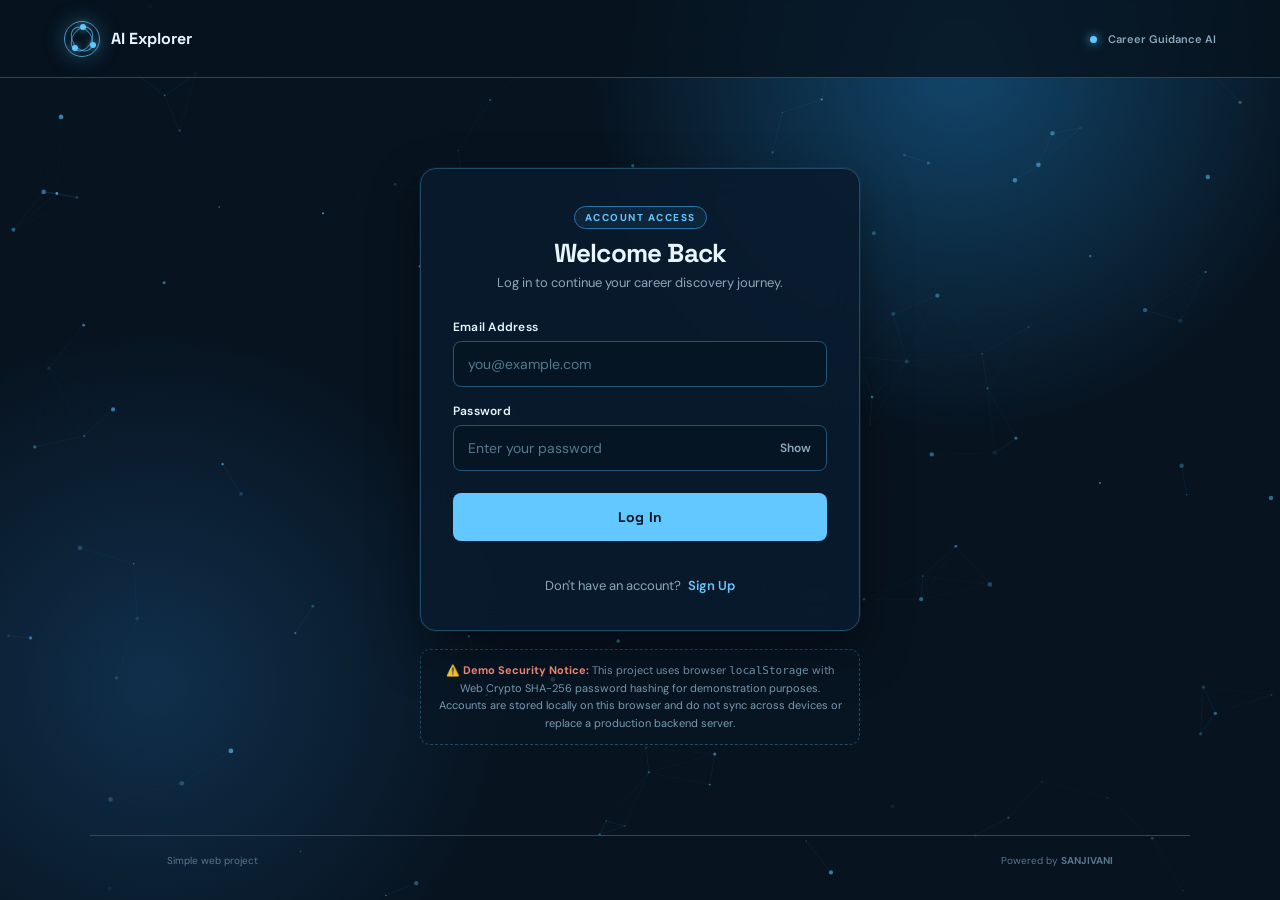
<file: login.html>
<!doctype html>
<html lang="en">
<head>
  <meta charset="UTF-8" />
  <meta name="viewport" content="width=device-width, initial-scale=1.0" />
  <title>Login - AI Explorer</title>
  <link rel="preconnect" href="https://fonts.googleapis.com" />
  <link rel="preconnect" href="https://fonts.gstatic.com" crossorigin />
  <link href="https://fonts.googleapis.com/css2?family=DM+Sans:wght@400;500;600;700&family=Space+Grotesk:wght@500;600;700&display=swap" rel="stylesheet" />
  <link rel="stylesheet" href="style.css" />
</head>
<body>
  <canvas id="particle-canvas" aria-hidden="true"></canvas>

  <header class="topbar">
    <a class="brand" href="login.html" aria-label="AI Explorer home">
      <span class="brand-mark" aria-hidden="true"><i></i><b></b><em></em></span>
      <span>AI Explorer</span>
    </a>
    <span class="api-status"><span class="status-dot"></span> Career Guidance AI</span>
  </header>

  <main class="auth-container">
    <div class="auth-card">
      <div class="auth-header">
        <span class="auth-badge">Account Access</span>
        <h1 class="auth-title">Welcome Back</h1>
        <p class="auth-subtitle">Log in to continue your career discovery journey.</p>
      </div>

      <div id="auth-alert" class="auth-message" role="alert" aria-live="polite"></div>

      <form id="login-form" class="auth-form" novalidate>
        <div class="form-group">
          <label class="form-label" for="email">Email Address</label>
          <div class="input-wrapper">
            <input
              id="email"
              class="auth-input"
              type="email"
              placeholder="you@example.com"
              autocomplete="email"
              required
            />
          </div>
        </div>

        <div class="form-group">
          <label class="form-label" for="password">Password</label>
          <div class="input-wrapper has-toggle">
            <input
              id="password"
              class="auth-input"
              type="password"
              placeholder="Enter your password"
              autocomplete="current-password"
              required
            />
            <button
              id="toggle-password"
              class="password-toggle-btn"
              type="button"
              aria-label="Show password"
            >Show</button>
          </div>
        </div>

        <button id="login-submit" class="auth-submit-btn" type="submit">
          <span>Log In</span>
        </button>

        <div class="auth-links">
          <span>Don't have an account?</span>
          <a href="signup.html">Sign Up</a>
        </div>
      </form>
    </div>

    <aside class="demo-notice">
      <strong>⚠️ Demo Security Notice:</strong> This project uses browser <code>localStorage</code> with Web Crypto SHA-256 password hashing for demonstration purposes. Accounts are stored locally on this browser and do not sync across devices or replace a production backend server.
    </aside>
  </main>

  <footer>
    <span>Simple web project</span>
    <span>Powered by <strong>SANJIVANI</strong></span>
  </footer>

  <script src="auth.js"></script>
  <script>
    // If the user already has an active session, go directly to the chat explorer
    redirectIfAuthenticated();

    // Initialize the starfield particles
    initBackgroundParticles();

    const loginForm = document.getElementById("login-form");
    const emailInput = document.getElementById("email");
    const passwordInput = document.getElementById("password");
    const togglePasswordBtn = document.getElementById("toggle-password");
    const submitBtn = document.getElementById("login-submit");
    const alertBox = document.getElementById("auth-alert");

    // Toggle password visibility
    togglePasswordBtn.addEventListener("click", () => {
      const isPassword = passwordInput.type === "password";
      passwordInput.type = isPassword ? "text" : "password";
      togglePasswordBtn.textContent = isPassword ? "Hide" : "Show";
      togglePasswordBtn.setAttribute("aria-label", isPassword ? "Hide password" : "Show password");
    });

    // Helper to display error or success messages
    function showMessage(type, message) {
      alertBox.className = "auth-message " + type;
      alertBox.textContent = message;
    }

    // Helper to clear messages
    function clearMessage() {
      alertBox.className = "auth-message";
      alertBox.textContent = "";
    }

    // Check if user was just redirected from signup
    const urlParams = new URLSearchParams(window.location.search);
    if (urlParams.get("registered") === "true") {
      showMessage("success", "Account created successfully! Please log in with your credentials.");
      const registeredEmail = urlParams.get("email");
      if (registeredEmail) {
        emailInput.value = registeredEmail;
        passwordInput.focus();
      }
    }

    // Handle login form submission
    loginForm.addEventListener("submit", async (event) => {
      event.preventDefault();
      clearMessage();

      const email = emailInput.value.trim();
      const password = passwordInput.value;

      if (!email) {
        showMessage("error", "Please enter your email address.");
        emailInput.focus();
        return;
      }

      if (!password) {
        showMessage("error", "Please enter your password.");
        passwordInput.focus();
        return;
      }

      submitBtn.disabled = true;
      submitBtn.innerHTML = "<span>Checking...</span>";

      try {
        const result = await loginUser(email, password);
        if (result.success) {
          showMessage("success", result.message);
          submitBtn.innerHTML = "<span>Success! Redirecting...</span>";
          window.setTimeout(() => {
            window.location.href = "index.html";
          }, 600);
        } else {
          showMessage("error", result.message);
          submitBtn.disabled = false;
          submitBtn.innerHTML = "<span>Log In</span>";
          passwordInput.focus();
        }
      } catch (err) {
        showMessage("error", "An unexpected error occurred during login. Please try again.");
        submitBtn.disabled = false;
        submitBtn.innerHTML = "<span>Log In</span>";
      }
    });
  </script>
</body>
</html>
</file>
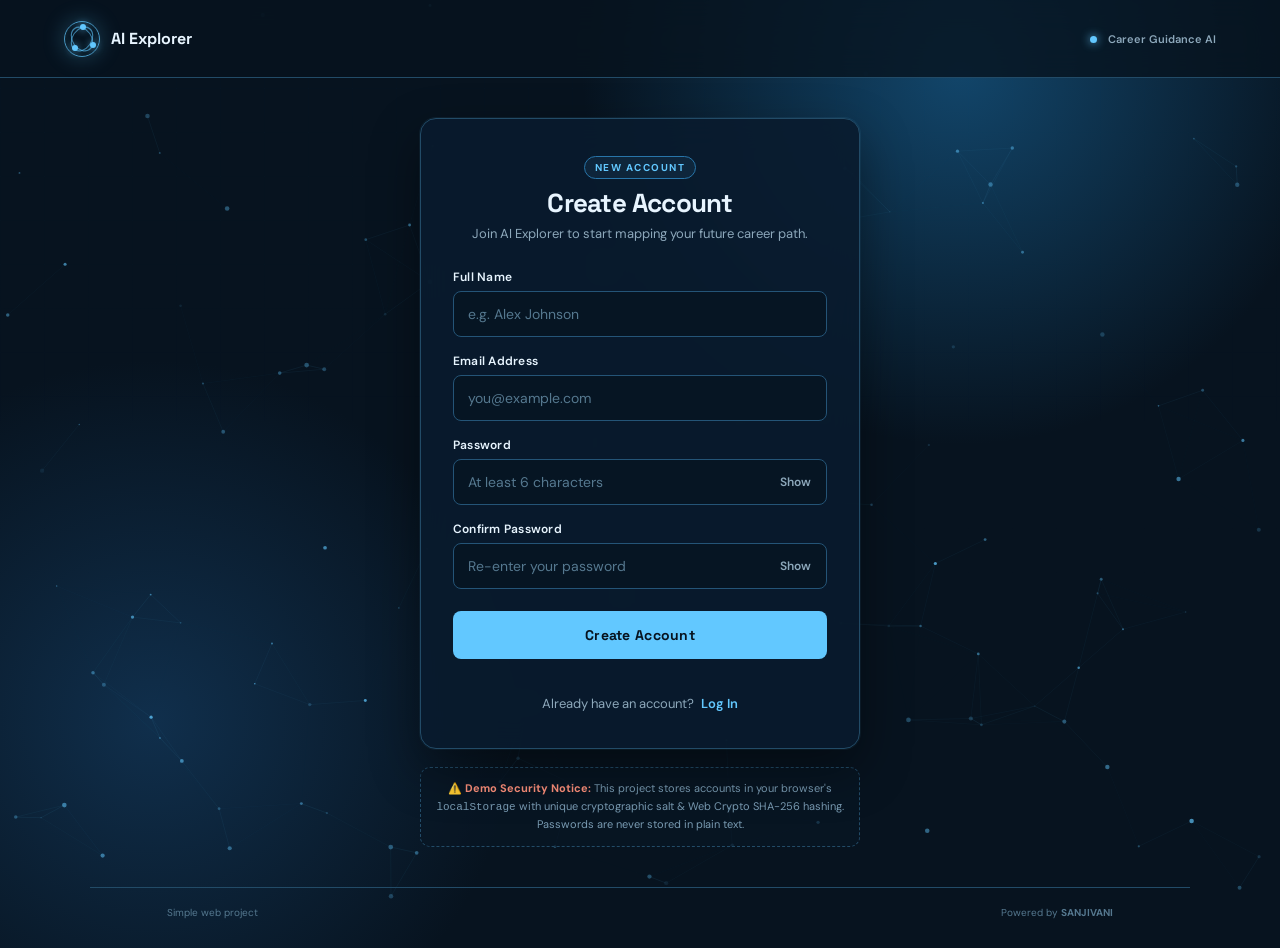
<file: signup.html>
<!doctype html>
<html lang="en">
<head>
  <meta charset="UTF-8" />
  <meta name="viewport" content="width=device-width, initial-scale=1.0" />
  <title>Sign Up - AI Explorer</title>
  <link rel="preconnect" href="https://fonts.googleapis.com" />
  <link rel="preconnect" href="https://fonts.gstatic.com" crossorigin />
  <link href="https://fonts.googleapis.com/css2?family=DM+Sans:wght@400;500;600;700&family=Space+Grotesk:wght@500;600;700&display=swap" rel="stylesheet" />
  <link rel="stylesheet" href="style.css" />
</head>
<body>
  <canvas id="particle-canvas" aria-hidden="true"></canvas>

  <header class="topbar">
    <a class="brand" href="login.html" aria-label="AI Explorer home">
      <span class="brand-mark" aria-hidden="true"><i></i><b></b><em></em></span>
      <span>AI Explorer</span>
    </a>
    <span class="api-status"><span class="status-dot"></span> Career Guidance AI</span>
  </header>

  <main class="auth-container">
    <div class="auth-card">
      <div class="auth-header">
        <span class="auth-badge">New Account</span>
        <h1 class="auth-title">Create Account</h1>
        <p class="auth-subtitle">Join AI Explorer to start mapping your future career path.</p>
      </div>

      <div id="auth-alert" class="auth-message" role="alert" aria-live="polite"></div>

      <form id="signup-form" class="auth-form" novalidate>
        <div class="form-group">
          <label class="form-label" for="fullname">Full Name</label>
          <div class="input-wrapper">
            <input
              id="fullname"
              class="auth-input"
              type="text"
              placeholder="e.g. Alex Johnson"
              autocomplete="name"
              required
            />
          </div>
        </div>

        <div class="form-group">
          <label class="form-label" for="email">Email Address</label>
          <div class="input-wrapper">
            <input
              id="email"
              class="auth-input"
              type="email"
              placeholder="you@example.com"
              autocomplete="email"
              required
            />
          </div>
        </div>

        <div class="form-group">
          <label class="form-label" for="password">Password</label>
          <div class="input-wrapper has-toggle">
            <input
              id="password"
              class="auth-input"
              type="password"
              placeholder="At least 6 characters"
              autocomplete="new-password"
              required
            />
            <button
              id="toggle-password"
              class="password-toggle-btn"
              type="button"
              aria-label="Show password"
            >Show</button>
          </div>
        </div>

        <div class="form-group">
          <label class="form-label" for="confirm-password">Confirm Password</label>
          <div class="input-wrapper has-toggle">
            <input
              id="confirm-password"
              class="auth-input"
              type="password"
              placeholder="Re-enter your password"
              autocomplete="new-password"
              required
            />
            <button
              id="toggle-confirm-password"
              class="password-toggle-btn"
              type="button"
              aria-label="Show confirm password"
            >Show</button>
          </div>
        </div>

        <button id="signup-submit" class="auth-submit-btn" type="submit">
          <span>Create Account</span>
        </button>

        <div class="auth-links">
          <span>Already have an account?</span>
          <a href="login.html">Log In</a>
        </div>
      </form>
    </div>

    <aside class="demo-notice">
      <strong>⚠️ Demo Security Notice:</strong> This project stores accounts in your browser's <code>localStorage</code> with unique cryptographic salt & Web Crypto SHA-256 hashing. Passwords are never stored in plain text.
    </aside>
  </main>

  <footer>
    <span>Simple web project</span>
    <span>Powered by <strong>SANJIVANI</strong></span>
  </footer>

  <script src="auth.js"></script>
  <script>
    // If the user already has an active session, go directly to the chat explorer
    redirectIfAuthenticated();

    // Initialize the starfield particles
    initBackgroundParticles();

    const signupForm = document.getElementById("signup-form");
    const nameInput = document.getElementById("fullname");
    const emailInput = document.getElementById("email");
    const passwordInput = document.getElementById("password");
    const confirmPasswordInput = document.getElementById("confirm-password");
    const togglePasswordBtn = document.getElementById("toggle-password");
    const toggleConfirmBtn = document.getElementById("toggle-confirm-password");
    const submitBtn = document.getElementById("signup-submit");
    const alertBox = document.getElementById("auth-alert");

    // Toggle password visibility
    togglePasswordBtn.addEventListener("click", () => {
      const isPassword = passwordInput.type === "password";
      passwordInput.type = isPassword ? "text" : "password";
      togglePasswordBtn.textContent = isPassword ? "Hide" : "Show";
      togglePasswordBtn.setAttribute("aria-label", isPassword ? "Hide password" : "Show password");
    });

    // Toggle confirm password visibility
    toggleConfirmBtn.addEventListener("click", () => {
      const isPassword = confirmPasswordInput.type === "password";
      confirmPasswordInput.type = isPassword ? "text" : "password";
      toggleConfirmBtn.textContent = isPassword ? "Hide" : "Show";
      toggleConfirmBtn.setAttribute("aria-label", isPassword ? "Hide confirm password" : "Show confirm password");
    });

    // Display error or success messages
    function showMessage(type, message) {
      alertBox.className = "auth-message " + type;
      alertBox.textContent = message;
    }

    // Clear messages
    function clearMessage() {
      alertBox.className = "auth-message";
      alertBox.textContent = "";
    }

    // Handle signup form submission
    signupForm.addEventListener("submit", async (event) => {
      event.preventDefault();
      clearMessage();

      const name = nameInput.value.trim();
      const email = emailInput.value.trim();
      const password = passwordInput.value;
      const confirmPassword = confirmPasswordInput.value;

      // Basic client validations
      if (!name) {
        showMessage("error", "Please enter your full name.");
        nameInput.focus();
        return;
      }

      if (!email) {
        showMessage("error", "Please enter your email address.");
        emailInput.focus();
        return;
      }

      if (!isValidEmail(email)) {
        showMessage("error", "Please enter a valid email address (e.g. name@example.com).");
        emailInput.focus();
        return;
      }

      if (!password) {
        showMessage("error", "Please create a password.");
        passwordInput.focus();
        return;
      }

      if (password.length < 6) {
        showMessage("error", "Password must be at least 6 characters long.");
        passwordInput.focus();
        return;
      }

      if (password !== confirmPassword) {
        showMessage("error", "Passwords do not match. Please ensure both passwords are identical.");
        confirmPasswordInput.focus();
        return;
      }

      submitBtn.disabled = true;
      submitBtn.innerHTML = "<span>Creating Account...</span>";

      try {
        const result = await registerUser({
          name: name,
          email: email,
          password: password,
          confirmPassword: confirmPassword
        });

        if (result.success) {
          showMessage("success", result.message);
          submitBtn.innerHTML = "<span>Account Created!</span>";
          // Redirect to login page after a brief moment with pre-filled email
          window.setTimeout(() => {
            const redirectUrl = "login.html?registered=true&email=" + encodeURIComponent(email);
            window.location.href = redirectUrl;
          }, 1200);
        } else {
          showMessage("error", result.message);
          submitBtn.disabled = false;
          submitBtn.innerHTML = "<span>Create Account</span>";
        }
      } catch (err) {
        showMessage("error", "An error occurred while creating your account. Please try again.");
        submitBtn.disabled = false;
        submitBtn.innerHTML = "<span>Create Account</span>";
      }
    });
  </script>
</body>
</html>
</file>
<file: style.css>
:root {
  --ink: #e8f5ff;
  --muted: #8da8bb;
  --paper: #07131f;
  --panel: #0b2030;
  --blue: #62c8ff;
  --coral: #ff917c;
  --line: #224b67;
  --white: #f5fbff;
}
* { box-sizing: border-box; }
html { min-height: 100%; background: var(--paper); }
body { position: relative; min-height: 100vh; margin: 0; color: var(--ink); background: radial-gradient(circle at 75% 7%, #12466b 0, transparent 29%), radial-gradient(circle at 12% 76%, #102f4c 0, transparent 27%), var(--paper); font-family: "DM Sans", sans-serif; }
#particle-canvas { position: fixed; inset: 0; z-index: 0; width: 100%; height: 100%; pointer-events: none; }
body::before { position: fixed; inset: 0; z-index: 0; opacity: .24; background-image: linear-gradient(#62c8ff0a 1px, transparent 1px), linear-gradient(90deg, #62c8ff0a 1px, transparent 1px); background-size: 44px 44px; content: ""; mask-image: linear-gradient(to bottom, black, transparent 85%); }
button, input { font: inherit; }
button, a { -webkit-tap-highlight-color: transparent; }
.topbar { position: relative; z-index: 1; height: 78px; padding: 0 5vw; display: flex; justify-content: space-between; align-items: center; border-bottom: 1px solid var(--line); background: #07131fcc; backdrop-filter: blur(16px); }
.menu-button { display: none; border: 0; color: var(--ink); background: none; cursor: pointer; font-size: 22px; }
.brand { color: var(--ink); display: flex; gap: 11px; align-items: center; font-family: "Space Grotesk", sans-serif; font-size: 16px; font-weight: 700; text-decoration: none; }
.brand-mark { position: relative; width: 36px; height: 36px; display: block; border: 1px solid #62c8ffbb; border-radius: 50%; box-shadow: 0 0 22px #62c8ff44, inset 0 0 12px #62c8ff22; animation: pulse 3s ease-in-out infinite; }
.brand-mark::before, .brand-mark::after { position: absolute; inset: 7px; border: 1px solid #62c8ff99; border-radius: 50%; content: ""; transform: rotate(55deg) scaleX(1.35); }
.brand-mark::after { transform: rotate(-55deg) scaleX(1.35); }
.brand-mark i, .brand-mark b, .brand-mark em { position: absolute; z-index: 1; width: 6px; height: 6px; display: block; border-radius: 50%; background: var(--blue); box-shadow: 0 0 9px var(--blue); }
.brand-mark i { top: 2px; left: 15px; }
.brand-mark b { right: 3px; bottom: 8px; }
.brand-mark em { bottom: 5px; left: 7px; }
.api-status { color: var(--muted); font-size: 11px; font-weight: 600; }
.status-dot { width: 7px; height: 7px; display: inline-block; margin-right: 8px; background: var(--blue); border-radius: 50%; box-shadow: 0 0 10px var(--blue); }
.app-layout { position: relative; z-index: 1; display: flex; min-height: calc(100vh - 78px); }
.history-panel { width: 250px; flex: 0 0 250px; padding: 25px 16px; border-right: 1px solid var(--line); background: #091b2ecc; backdrop-filter: blur(14px); }
.new-chat-button { width: 100%; padding: 12px 14px; display: flex; align-items: center; gap: 8px; border: 1px solid #2875a9; border-radius: 8px; color: var(--blue); background: #62c8ff0d; cursor: pointer; font-size: 13px; font-weight: 700; transition: .2s; }
.new-chat-button:hover { background: #62c8ff1c; box-shadow: 0 0 18px #62c8ff1c; }
.new-chat-button span { font-size: 19px; font-weight: 400; }
.history-title { margin: 31px 8px 10px; color: #658aa4; font-size: 10px; font-weight: 700; letter-spacing: .16em; text-transform: uppercase; }
.history-item { display: flex; align-items: center; margin-bottom: 4px; }
.history-item > button:first-child { min-width: 0; flex: 1; padding: 11px 9px; overflow: hidden; border: 0; border-radius: 7px; color: var(--muted); background: transparent; cursor: pointer; font-size: 12px; text-align: left; text-overflow: ellipsis; white-space: nowrap; }
.history-item.active > button:first-child, .history-item > button:first-child:hover { color: var(--ink); background: #62c8ff18; font-weight: 700; }
.delete-chat { width: 28px; height: 32px; border: 0; color: var(--muted); background: transparent; cursor: pointer; font-size: 17px; opacity: 0; }
.history-item:hover .delete-chat, .history-item.active .delete-chat { opacity: 1; }
.delete-chat:hover { color: var(--coral); }
.shell { min-width: 0; flex: 1; max-width: 1100px; margin: auto; padding: 68px 6vw 48px; }
.chat-section { max-width: 860px; margin: auto; }
.section-heading { display: flex; align-items: end; justify-content: space-between; gap: 24px; }
.eyebrow { margin: 0 0 16px; color: var(--blue); font-size: 10px; font-weight: 700; letter-spacing: .2em; text-transform: uppercase; }
h1 { margin: 0; font-family: "Space Grotesk", sans-serif; font-size: clamp(46px, 6.8vw, 82px); line-height: .95; letter-spacing: -.06em; }
h1 em { color: var(--coral); font-style: normal; text-shadow: 0 0 26px #ff917c33; }
.clear-button { padding: 9px 13px; border: 1px solid var(--line); border-radius: 6px; color: var(--muted); background: transparent; cursor: pointer; font-size: 11px; font-weight: 700; }
.clear-button:hover { color: var(--coral); border-color: var(--coral); }
.hero-copy { max-width: 560px; margin: 25px 0 31px; color: var(--muted); font-size: 15px; line-height: 1.7; }
.chat-window { min-height: 260px; max-height: 460px; margin: 32px 0 13px; padding: 8px 14px 8px 0; overflow-y: auto; scrollbar-color: #2b678a transparent; }
.message { max-width: 78%; margin: 0 0 20px; padding: 16px 19px; border: 1px solid #285777; border-left: 3px solid var(--blue); border-radius: 4px 13px 13px 4px; background: #102b40dd; box-shadow: 0 8px 28px #00000022; animation: rise .35s ease both; backdrop-filter: blur(7px); }
.message.user { margin-left: auto; border: 1px solid #714438; border-left: 1px solid #714438; border-right: 3px solid var(--coral); border-radius: 13px 4px 4px 13px; background: #301f24cc; }
.message-label { display: block; margin-bottom: 8px; color: var(--blue); font-size: 9px; font-weight: 700; letter-spacing: .16em; text-transform: uppercase; }
.message.user .message-label { color: var(--coral); text-align: right; }
.message p { margin: 0; color: var(--ink); font-size: 14px; line-height: 1.7; white-space: pre-wrap; }
.answer-text { display: block; white-space: pre-wrap; }
.answer-heading { display: block; margin: 14px 0 8px; color: var(--blue); font-family: "Space Grotesk", sans-serif; font-size: 16px; }
.code-block { position: relative; max-width: 100%; margin: 16px 0; padding: 17px; overflow-x: auto; border: 1px solid #2b6792; border-radius: 8px; background: #06131e; box-shadow: inset 0 0 24px #62c8ff08; }
.code-block code { color: #c4e9ff; font-family: "Courier New", monospace; font-size: 12px; line-height: 1.65; white-space: pre; }
.code-block code::before { display: block; margin-bottom: 9px; color: var(--coral); content: attr(data-language); font-family: "DM Sans", sans-serif; font-size: 9px; font-weight: 700; letter-spacing: .16em; text-transform: uppercase; }
.copy-code-button { position: absolute; top: 10px; right: 10px; padding: 5px 9px; border: 1px solid #32668c; border-radius: 5px; color: var(--muted); background: #62c8ff0d; cursor: pointer; font-size: 10px; font-weight: 700; }
.copy-code-button:hover, .copy-code-button.copied { color: var(--paper); border-color: var(--blue); background: var(--blue); }
.message .mermaid { max-width: 100%; margin: 16px 0 5px; padding: 13px; overflow-x: auto; border: 1px solid #286493; border-radius: 8px; background: #071b2bd9; }
.message .mermaid svg { max-width: 100%; height: auto; }
.generated-image { display: block; width: min(100%, 620px); margin: 4px 0 22px 3px; border: 1px solid #286493; border-radius: 12px; box-shadow: 0 12px 35px #00000033; animation: rise .45s ease both; }
.image-error { margin: 4px 0 22px 3px; padding: 13px 15px; border: 1px solid #714438; border-radius: 8px; color: #ffb3a4; background: #301f24cc; font-size: 12px; }
.typing-indicator { height: 20px; margin: 0 0 13px; color: var(--muted); font-size: 11px; }
.typing-indicator span { width: 5px; height: 5px; display: inline-block; margin-right: 4px; background: var(--blue); border-radius: 50%; animation: blink 1s infinite; }
.typing-indicator span:nth-child(2) { animation-delay: .15s; }
.typing-indicator span:nth-child(3) { animation-delay: .3s; }
.search-form { max-width: 760px; height: 66px; padding: 7px 8px 7px 20px; display: flex; align-items: center; gap: 13px; border: 1px solid #326a91; border-radius: 11px; background: #0c202ee8; box-shadow: 0 0 0 1px #62c8ff08, 0 14px 40px #0000002e; transition: .2s; backdrop-filter: blur(7px); }
.search-form:focus-within { border-color: var(--blue); box-shadow: 0 0 0 3px #62c8ff16, 0 14px 40px #0000002e; }
.search-icon { color: var(--blue); font-size: 28px; line-height: 1; transform: rotate(-20deg); }
.search-form input { min-width: 0; flex: 1; border: 0; outline: 0; color: var(--ink); background: transparent; font-size: 14px; }
.search-form input::placeholder { color: #63829a; }
.search-form button { height: 50px; padding: 0 19px; border: 0; border-radius: 7px; color: var(--paper); background: var(--blue); cursor: pointer; font-size: 13px; font-weight: 700; transition: .2s; }
.search-form button:hover { box-shadow: 0 0 22px #62c8ff55; transform: translateY(-2px); }
.search-form button span { margin-left: 9px; font-size: 18px; }
.quick-searches { display: flex; flex-wrap: wrap; align-items: center; gap: 10px; margin-top: 15px; color: #63829a; font-size: 11px; }
.quick-searches button { padding: 5px 9px; border: 1px solid #245477; border-radius: 20px; color: var(--muted); background: #62c8ff08; cursor: pointer; font-size: 11px; transition: .2s; }
.quick-searches button:hover { color: var(--blue); border-color: var(--blue); background: #62c8ff14; }

/* Topbar User Controls */
.topbar-actions { display: flex; align-items: center; gap: 14px; }
.user-badge { display: flex; align-items: center; gap: 8px; padding: 6px 12px; border: 1px solid var(--line); border-radius: 20px; background: #0b2030aa; font-size: 12px; font-weight: 500; color: var(--ink); }
.user-avatar { display: inline-flex; align-items: center; justify-content: center; width: 22px; height: 22px; border-radius: 50%; background: #62c8ff22; color: var(--blue); font-size: 11px; }
.logout-button { padding: 6px 14px; border: 1px solid #714438; border-radius: 6px; color: #ffb3a4; background: #301f2488; cursor: pointer; font-size: 12px; font-weight: 600; transition: all 0.2s ease; }
.logout-button:hover { background: #ff917c22; border-color: var(--coral); color: var(--coral); box-shadow: 0 0 12px #ff917c22; }

/* Auth Layout & Form Styles */
.auth-container { position: relative; z-index: 1; display: flex; flex-direction: column; align-items: center; justify-content: center; min-height: calc(100vh - 78px - 65px); padding: 40px 20px; }
.auth-card { width: 100%; max-width: 440px; padding: 36px 32px; border: 1px solid var(--line); border-radius: 16px; background: #091b2ee6; box-shadow: 0 20px 50px rgba(0, 0, 0, 0.4), 0 0 0 1px rgba(98, 200, 255, 0.08); backdrop-filter: blur(16px); animation: rise 0.4s ease both; }
.auth-header { text-align: center; margin-bottom: 26px; }
.auth-badge { display: inline-block; padding: 4px 10px; margin-bottom: 12px; border: 1px solid #2875a9; border-radius: 20px; color: var(--blue); background: #62c8ff12; font-size: 10px; font-weight: 700; letter-spacing: 0.15em; text-transform: uppercase; }
.auth-title { margin: 0 0 8px; font-family: "Space Grotesk", sans-serif; font-size: 26px; font-weight: 700; color: var(--ink); letter-spacing: -0.03em; }
.auth-subtitle { margin: 0; color: var(--muted); font-size: 13px; line-height: 1.5; }
.auth-form { display: flex; flex-direction: column; gap: 16px; }
.form-group { display: flex; flex-direction: column; gap: 6px; }
.form-label { font-size: 12px; font-weight: 600; color: var(--ink); letter-spacing: 0.02em; }
.input-wrapper { position: relative; display: flex; align-items: center; }
.auth-input { width: 100%; height: 46px; padding: 0 14px; border: 1px solid #245477; border-radius: 8px; background: #061523; color: var(--ink); font-size: 14px; transition: all 0.2s ease; outline: none; }
.input-wrapper.has-toggle .auth-input { padding-right: 56px; }
.auth-input:focus { border-color: var(--blue); box-shadow: 0 0 0 3px #62c8ff22; background: #081a2c; }
.auth-input::placeholder { color: #55788f; }
.password-toggle-btn { position: absolute; right: 6px; top: 50%; transform: translateY(-50%); height: 34px; padding: 0 10px; border: 0; border-radius: 6px; background: transparent; color: var(--muted); cursor: pointer; font-size: 12px; font-weight: 600; display: inline-flex; align-items: center; justify-content: center; transition: all 0.2s ease; }
.password-toggle-btn:hover { color: var(--blue); background: #62c8ff12; }
.auth-submit-btn { width: 100%; height: 48px; margin-top: 6px; border: 0; border-radius: 8px; background: var(--blue); color: var(--paper); cursor: pointer; font-family: "Space Grotesk", sans-serif; font-size: 14px; font-weight: 700; letter-spacing: 0.02em; transition: all 0.2s ease; display: inline-flex; align-items: center; justify-content: center; gap: 8px; }
.auth-submit-btn:hover { box-shadow: 0 0 22px #62c8ff66; transform: translateY(-1px); }
.auth-submit-btn:active { transform: translateY(0); }
.auth-submit-btn:disabled { opacity: 0.6; cursor: not-allowed; transform: none; }
.auth-links { margin-top: 20px; text-align: center; font-size: 13px; color: var(--muted); }
.auth-links a { color: var(--blue); text-decoration: none; font-weight: 600; margin-left: 4px; transition: color 0.2s; }
.auth-links a:hover { color: var(--white); text-decoration: underline; }
.auth-message { padding: 12px 14px; margin-bottom: 16px; border-radius: 8px; font-size: 13px; line-height: 1.5; display: none; animation: rise 0.25s ease both; }
.auth-message.error { display: block; border: 1px solid #714438; background: #301f24dd; color: #ffb3a4; }
.auth-message.success { display: block; border: 1px solid #1a6b57; background: #0d2d25dd; color: #7ce8c9; }
.demo-notice { max-width: 440px; width: 100%; margin-top: 18px; padding: 12px 15px; border: 1px dashed #224b67; border-radius: 10px; background: #081726a0; color: #7a9cb3; font-size: 11px; line-height: 1.6; text-align: center; }
.demo-notice strong { color: var(--coral); }

footer { position: relative; z-index: 1; max-width: 1100px; padding: 18px 6vw 30px; margin: auto; display: flex; justify-content: space-between; color: #55788f; border-top: 1px solid var(--line); font-size: 10px; }
.sr-only { position: absolute; width: 1px; height: 1px; padding: 0; overflow: hidden; clip: rect(0, 0, 0, 0); white-space: nowrap; border: 0; }
@keyframes rise { from { opacity: 0; transform: translateY(10px); } to { opacity: 1; transform: translateY(0); } }
@keyframes pulse { 0%, 100% { box-shadow: 0 0 18px #62c8ff44; } 50% { box-shadow: 0 0 30px #62c8ff88; } }
@keyframes blink { 0%, 70%, 100% { opacity: .25; transform: translateY(0); } 35% { opacity: 1; transform: translateY(-3px); } }
@media (max-width: 700px) {
  .topbar { height: 66px; padding: 0 5vw; }
  .menu-button { display: block; order: -1; }
  .api-status { font-size: 0; }
  .api-status .status-dot { width: 9px; height: 9px; margin: 0; }
  .topbar-actions { gap: 8px; }
  .user-badge { padding: 4px 8px; font-size: 11px; }
  .user-badge span.user-name { max-width: 90px; overflow: hidden; text-overflow: ellipsis; white-space: nowrap; }
  .logout-button { padding: 5px 10px; font-size: 11px; }
  .auth-card { padding: 26px 20px; }
  .app-layout { min-height: calc(100vh - 66px); }
  .history-panel { position: absolute; inset: 0 auto 0 0; z-index: 3; width: 260px; transform: translateX(-100%); transition: transform .2s ease; box-shadow: 10px 0 25px #0008; }
  .history-panel.open { transform: translateX(0); }
  .shell { padding: 48px 5vw 38px; }
  .section-heading { align-items: start; }
  h1 { font-size: 48px; }
  .chat-window { min-height: 280px; }
  .message { max-width: 91%; }
  .search-form { height: auto; min-height: 59px; padding-left: 14px; }
  .search-form button { height: 45px; padding: 0 13px; }
  .search-form button span { display: none; }
  footer { gap: 9px; padding-right: 5vw; padding-left: 5vw; flex-direction: column; }
}
</file>
